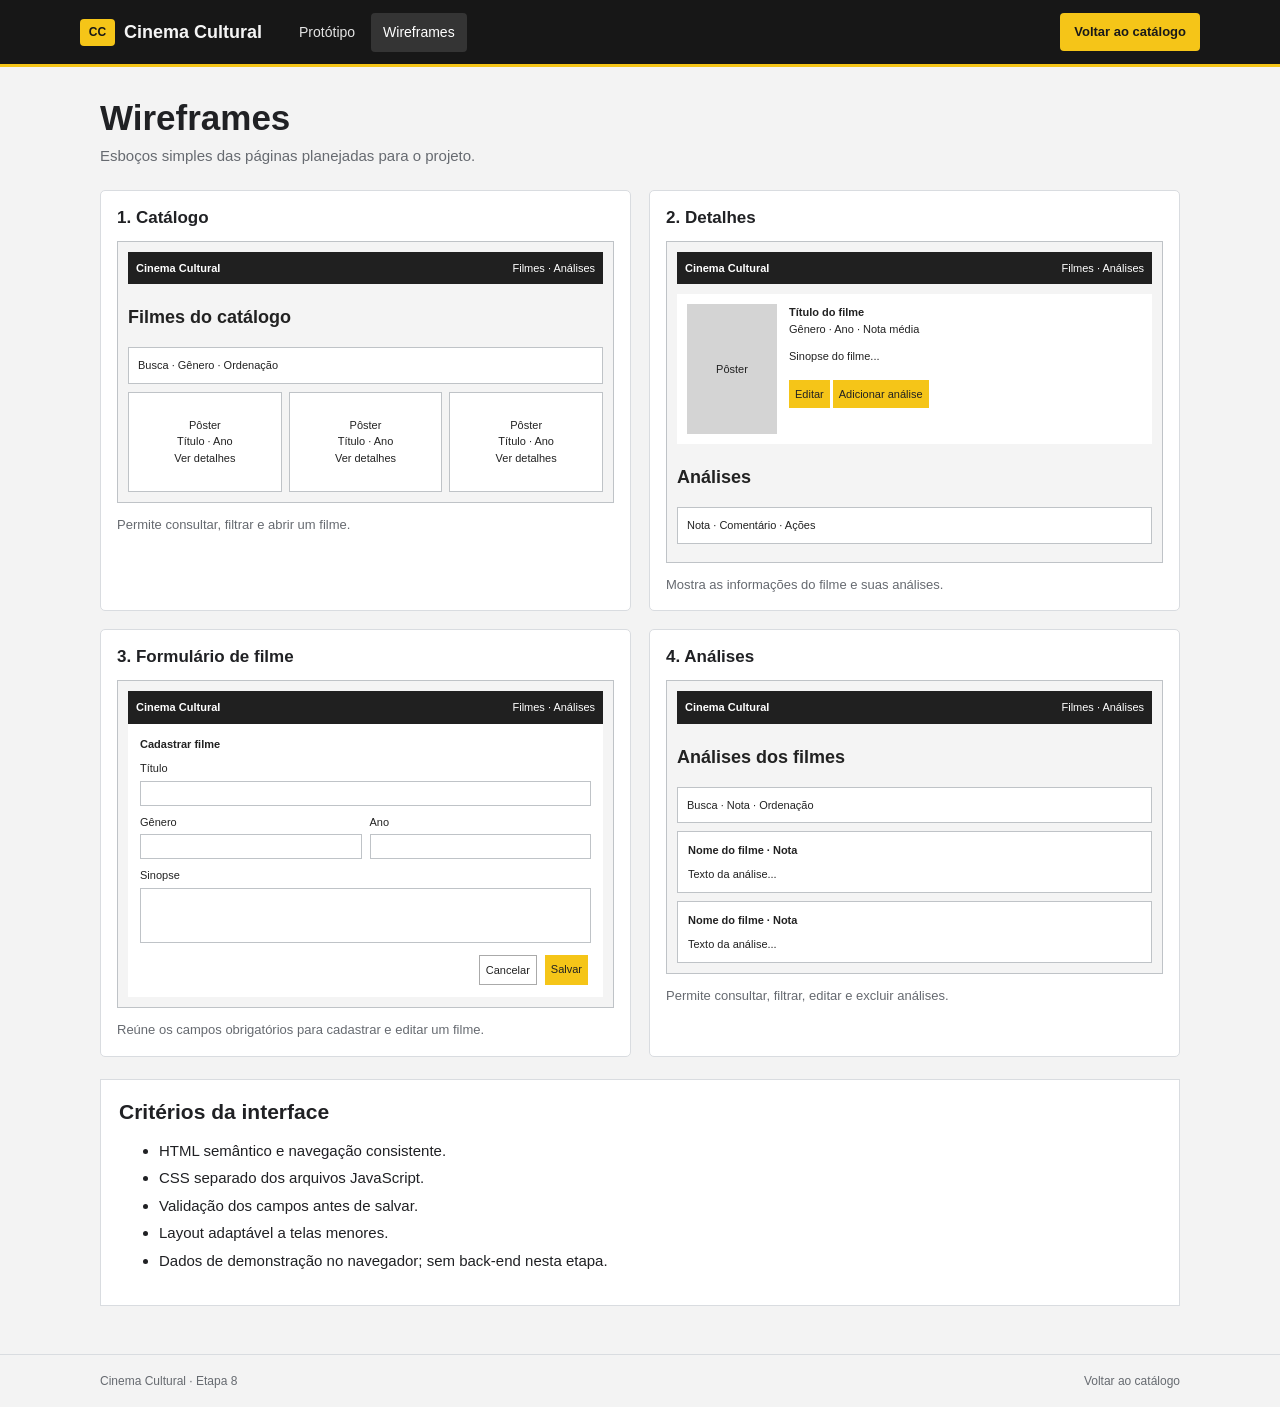
<file: src/main/resources/static/wireframes/index.html>
<!DOCTYPE html>
<html lang="pt-BR" data-theme="light">
<head><meta charset="UTF-8"><meta name="viewport" content="width=device-width, initial-scale=1.0"><title>Wireframes | Cinema Cultural</title><link rel="stylesheet" href="../css/styles.css"><link rel="stylesheet" href="wireframe.css"></head>
<body><header class="site-header"><div class="header-inner"><a class="brand" href="../index.html"><span class="brand-mark">CC</span><span>Cinema Cultural</span></a><nav class="main-nav"><a class="nav-link" href="../index.html">Protótipo</a><a class="nav-link active" href="index.html">Wireframes</a></nav><div class="header-actions"><a class="button button-primary" href="../index.html">Voltar ao catálogo</a></div></div></header>
<main class="page-shell"><section class="page-heading"><div><h1>Wireframes</h1><p>Esboços simples das páginas planejadas para o projeto.</p></div></section>
<div class="wireframe-grid">
<section class="wireframe-card"><h2>1. Catálogo</h2><div class="wf-browser"><div class="wf-nav"><b>Cinema Cultural</b><span>Filmes · Análises</span></div><div class="wf-heading">Filmes do catálogo</div><div class="wf-filter">Busca · Gênero · Ordenação</div><div class="wf-cards"><span>Pôster<br>Título · Ano<br>Ver detalhes</span><span>Pôster<br>Título · Ano<br>Ver detalhes</span><span>Pôster<br>Título · Ano<br>Ver detalhes</span></div></div><p>Permite consultar, filtrar e abrir um filme.</p></section>
<section class="wireframe-card"><h2>2. Detalhes</h2><div class="wf-browser"><div class="wf-nav"><b>Cinema Cultural</b><span>Filmes · Análises</span></div><div class="wf-detail"><span class="wf-poster">Pôster</span><div><b>Título do filme</b><p>Gênero · Ano · Nota média</p><p>Sinopse do filme...</p><span class="wf-button">Editar</span><span class="wf-button">Adicionar análise</span></div></div><div class="wf-heading">Análises</div><div class="wf-filter">Nota · Comentário · Ações</div></div><p>Mostra as informações do filme e suas análises.</p></section>
<section class="wireframe-card"><h2>3. Formulário de filme</h2><div class="wf-browser"><div class="wf-nav"><b>Cinema Cultural</b><span>Filmes · Análises</span></div><div class="wf-form"><b>Cadastrar filme</b><label>Título <span></span></label><div class="wf-row"><label>Gênero <span></span></label><label>Ano <span></span></label></div><label>Sinopse <span class="large"></span></label><div class="wf-actions"><span class="wf-button light">Cancelar</span><span class="wf-button">Salvar</span></div></div></div><p>Reúne os campos obrigatórios para cadastrar e editar um filme.</p></section>
<section class="wireframe-card"><h2>4. Análises</h2><div class="wf-browser"><div class="wf-nav"><b>Cinema Cultural</b><span>Filmes · Análises</span></div><div class="wf-heading">Análises dos filmes</div><div class="wf-filter">Busca · Nota · Ordenação</div><div class="wf-review"><b>Nome do filme · Nota</b><p>Texto da análise...</p></div><div class="wf-review"><b>Nome do filme · Nota</b><p>Texto da análise...</p></div></div><p>Permite consultar, filtrar, editar e excluir análises.</p></section>
</div><section class="wf-principles"><h2>Critérios da interface</h2><ul><li>HTML semântico e navegação consistente.</li><li>CSS separado dos arquivos JavaScript.</li><li>Validação dos campos antes de salvar.</li><li>Layout adaptável a telas menores.</li><li>Dados de demonstração no navegador; sem back-end nesta etapa.</li></ul></section></main><footer class="site-footer"><span>Cinema Cultural · Etapa 8</span><a href="../index.html">Voltar ao catálogo</a></footer></body></html>
</file>
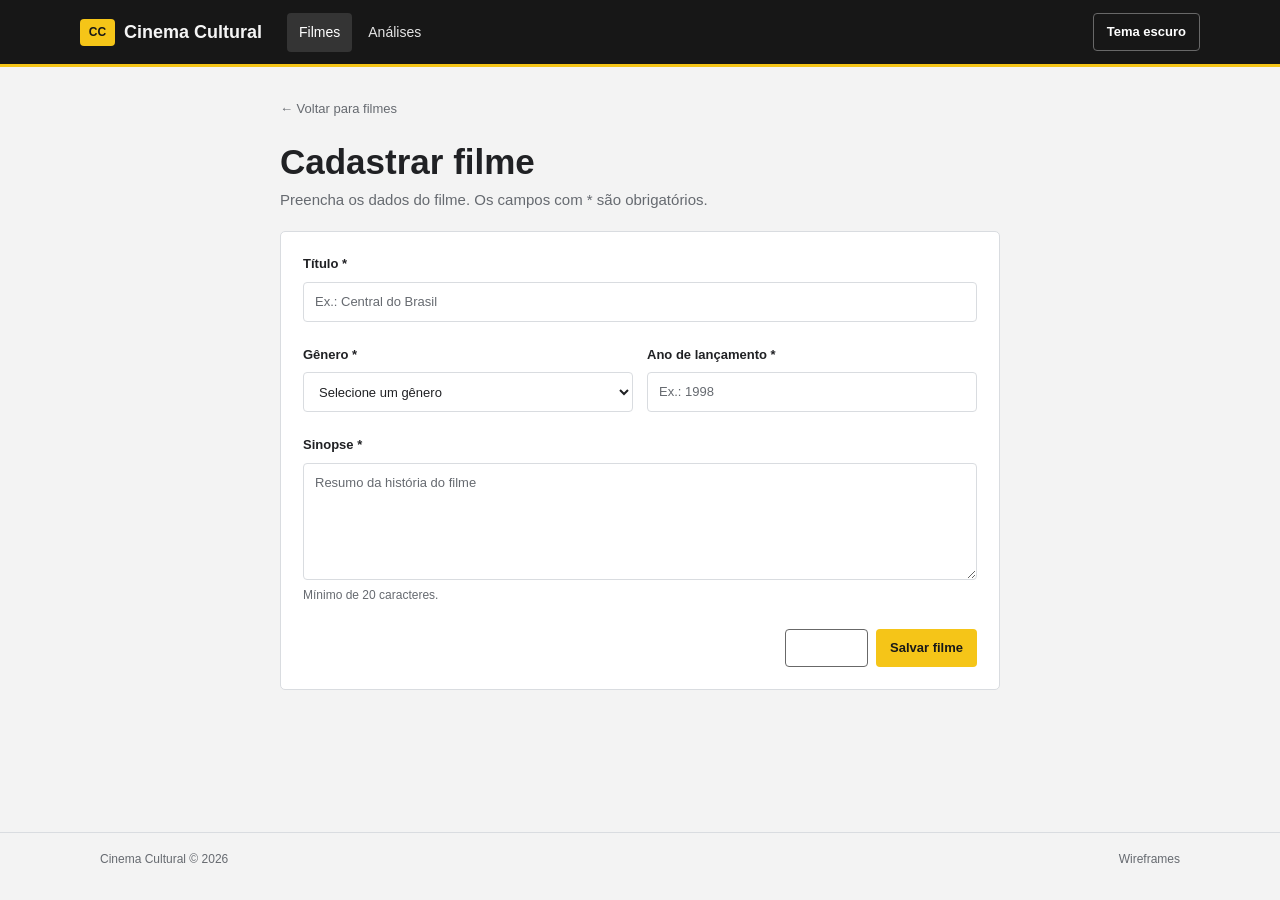
<file: src/main/resources/static/filme-form.html>
<!DOCTYPE html>
<html lang="pt-BR" data-theme="light">
<head>
    <meta charset="UTF-8">
    <meta name="viewport" content="width=device-width, initial-scale=1.0">
    <title>Novo filme | Cinema Cultural</title>
    <link rel="stylesheet" href="css/styles.css">
    <script src="js/app.js" defer></script>
    <script src="js/filme-form.js" defer></script>
</head>
<body data-page="form-filme">
<header class="site-header"><div class="header-inner">
    <a class="brand" href="index.html"><span class="brand-mark">CC</span><span>Cinema Cultural</span></a>
    <nav class="main-nav" aria-label="Navegação principal"><a class="nav-link active" href="index.html">Filmes</a><a class="nav-link" href="analises.html">Análises</a></nav>
    <div class="header-actions"><button id="toggle-theme" class="button button-quiet" type="button">Tema escuro</button></div>
</div></header>
<main class="page-shell narrow-shell"><a class="back-link" href="index.html">← Voltar para filmes</a>
    <section class="form-intro"><h1 id="form-titulo-pagina">Cadastrar filme</h1><p>Preencha os dados do filme. Os campos com * são obrigatórios.</p></section>
    <form id="form-filme" class="form-card" novalidate>
        <div class="form-grid">
            <label class="form-field full-width">Título *<input type="text" id="titulo" name="titulo" maxlength="120" required placeholder="Ex.: Central do Brasil"><span class="field-error" id="erro-titulo"></span></label>
            <label class="form-field">Gênero *<select id="genero" name="genero" required><option value="">Selecione um gênero</option><option>Drama</option><option>Comédia</option><option>Ação</option><option>Aventura</option><option>Ficção científica</option><option>Suspense</option><option>Fantasia</option><option>Animação</option><option>Documentário</option><option>Romance</option><option>Terror</option><option>Outro</option></select><span class="field-error" id="erro-genero"></span></label>
            <label class="form-field">Ano de lançamento *<input type="number" id="anoLancamento" name="anoLancamento" min="1888" max="2100" required placeholder="Ex.: 1998"><span class="field-error" id="erro-ano"></span></label>
            <label class="form-field full-width">Sinopse *<textarea id="sinopse" name="sinopse" rows="5" maxlength="1500" required placeholder="Resumo da história do filme"></textarea><span class="field-hint">Mínimo de 20 caracteres.</span><span class="field-error" id="erro-sinopse"></span></label>
        </div>
        <div class="form-actions"><a href="index.html" class="button button-quiet">Cancelar</a><button id="salvar-filme" class="button button-primary" type="submit">Salvar filme</button></div>
    </form>
</main>
<footer class="site-footer"><span>Cinema Cultural © <span class="current-year"></span></span><a href="wireframes/index.html">Wireframes</a></footer><div id="toast-area" class="toast-area" aria-live="polite" aria-atomic="true"></div>
</body>
</html>
</file>
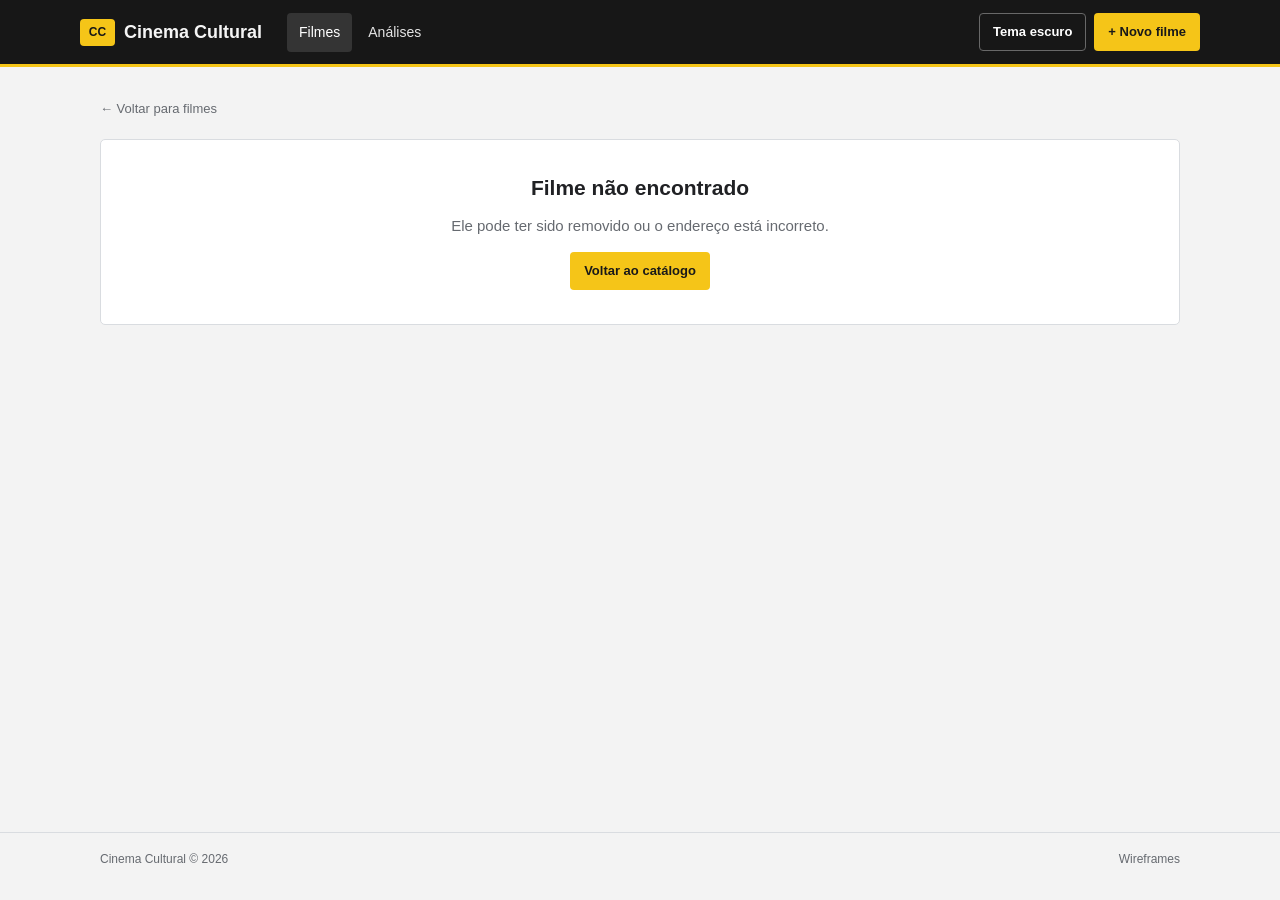
<file: src/main/resources/static/filme.html>
<!DOCTYPE html>
<html lang="pt-BR" data-theme="light">
<head>
    <meta charset="UTF-8">
    <meta name="viewport" content="width=device-width, initial-scale=1.0">
    <title>Detalhes do filme | Cinema Cultural</title>
    <link rel="stylesheet" href="css/styles.css">
    <script src="js/app.js" defer></script>
    <script src="js/filme.js" defer></script>
</head>
<body data-page="detalhes">
<header class="site-header"><div class="header-inner">
    <a class="brand" href="index.html"><span class="brand-mark">CC</span><span>Cinema Cultural</span></a>
    <nav class="main-nav" aria-label="Navegação principal"><a class="nav-link active" href="index.html">Filmes</a><a class="nav-link" href="analises.html">Análises</a></nav>
    <div class="header-actions"><button id="toggle-theme" class="button button-quiet" type="button">Tema escuro</button><a class="button button-primary" href="filme-form.html">+ Novo filme</a></div>
</div></header>
<main class="page-shell">
    <a class="back-link" href="index.html">← Voltar para filmes</a>
    <section id="filme-nao-encontrado" class="empty-state hidden"><h2>Filme não encontrado</h2><p>Ele pode ter sido removido ou o endereço está incorreto.</p><a href="index.html" class="button button-primary">Voltar ao catálogo</a></section>
    <div id="detalhe-conteudo" class="hidden">
        <section class="detail-hero">
            <div id="detalhe-poster" class="detail-poster" aria-hidden="true"><span class="poster-kicker">CINEMA CULTURAL</span><strong id="poster-titulo">Filme</strong><span id="poster-genero">Gênero</span><span class="poster-footer">FILME</span></div>
            <div class="detail-copy"><div class="eyebrow">DETALHES</div><h1 id="filme-titulo"></h1><div class="metadata"><span id="filme-genero" class="pill"></span><span id="filme-ano"></span><span id="filme-quantidade-analises"></span></div><div class="average-rating"><span class="star">★</span><strong id="filme-nota-media">—</strong><span class="muted-text">nota média</span></div><h2>Sinopse</h2><p id="filme-sinopse" class="synopsis"></p><div class="action-row"><a id="editar-filme" class="button button-secondary" href="filme-form.html">Editar filme</a><a id="nova-analise" class="button button-primary" href="analise-form.html">+ Adicionar análise</a><button id="excluir-filme" class="button button-danger-outline" type="button">Excluir filme</button></div></div>
        </section>
        <section class="section-heading"><h2>Análises deste filme</h2><a id="link-nova-analise" class="text-link" href="analise-form.html">Escrever análise</a></section>
        <div id="lista-analises-filme" class="review-list" aria-live="polite"></div>
    </div>
</main>
<footer class="site-footer"><span>Cinema Cultural © <span class="current-year"></span></span><a href="wireframes/index.html">Wireframes</a></footer>
<div id="toast-area" class="toast-area" aria-live="polite" aria-atomic="true"></div>
</body>
</html>
</file>
<file: src/main/resources/static/css/styles.css>
:root {
    color-scheme: light;
    --bg: #f3f3f3;
    --surface: #ffffff;
    --surface-soft: #f8f8f8;
    --text: #202124;
    --muted: #666a70;
    --line: #d9dce0;
    --header: #171717;
    --header-text: #f5f5f5;
    --accent: #f5c518;
    --accent-hover: #e4b40b;
    --danger: #b3261e;
    --shadow: 0 2px 8px rgba(0, 0, 0, .07);
}
:root[data-theme="dark"] {
    color-scheme: dark;
    --bg: #191a1c;
    --surface: #242629;
    --surface-soft: #2b2e31;
    --text: #f2f2f2;
    --muted: #b6b8bc;
    --line: #42454a;
    --header: #101010;
    --header-text: #f5f5f5;
    --accent: #f5c518;
    --accent-hover: #ffda42;
    --danger: #ff8a80;
    --shadow: 0 2px 8px rgba(0, 0, 0, .22);
}
* { box-sizing: border-box; }
html { scroll-behavior: smooth; }
body { margin: 0; font: 15px/1.5 Arial, Helvetica, sans-serif; background: var(--bg); color: var(--text); }
a { color: inherit; }
button, input, textarea, select { font: inherit; }
button, a, input, textarea, select { -webkit-tap-highlight-color: transparent; }
button:focus-visible, a:focus-visible, input:focus-visible, textarea:focus-visible, select:focus-visible { outline: 3px solid rgba(245, 197, 24, .75); outline-offset: 2px; }
.site-header { background: var(--header); color: var(--header-text); border-bottom: 3px solid var(--accent); }
.header-inner { width: min(1120px, calc(100% - 32px)); min-height: 64px; margin: 0 auto; display: flex; align-items: center; gap: 25px; }
.brand { display: inline-flex; align-items: center; gap: 9px; color: var(--header-text); text-decoration: none; font-weight: 700; font-size: 18px; white-space: nowrap; }
.brand-mark { display: grid; place-items: center; width: 35px; height: 27px; border-radius: 4px; background: var(--accent); color: #171717; font-size: 12px; font-weight: 800; }
.main-nav { display: flex; align-items: center; gap: 4px; flex: 1; }
.nav-link { padding: 9px 12px; border-radius: 4px; color: #e4e4e4; text-decoration: none; font-size: 14px; }
.nav-link:hover, .nav-link.active { color: #fff; background: #343434; }
.header-actions { display: flex; align-items: center; justify-content: flex-end; gap: 8px; }
.button { min-height: 38px; display: inline-flex; align-items: center; justify-content: center; gap: 6px; padding: 8px 13px; border: 1px solid transparent; border-radius: 4px; cursor: pointer; text-decoration: none; font-size: 13px; font-weight: 700; line-height: 1.25; }
.button-primary { color: #191919 !important; background: var(--accent); }
.button-primary:hover { background: var(--accent-hover); }
.button-secondary { color: var(--text) !important; background: var(--surface-soft); border-color: var(--line); }
.button-quiet { color: #fff !important; background: transparent; border-color: #686868; }
.button-quiet:hover { background: #333; }
.button-danger-outline { background: transparent; border-color: var(--danger); color: var(--danger) !important; }
.button-danger-outline:hover { background: color-mix(in srgb, var(--danger) 10%, transparent); }
.page-shell { width: min(1080px, calc(100% - 32px)); margin: 0 auto; padding: 30px 0 48px; min-height: calc(100vh - 135px); }
.narrow-shell { width: min(720px, calc(100% - 32px)); }
h1, h2, h3, p { margin-top: 0; }
h1 { margin-bottom: 6px; font-size: clamp(27px, 4vw, 35px); line-height: 1.2; }
h2 { font-size: 21px; line-height: 1.3; margin-bottom: 14px; }
h3 { font-size: 17px; margin-bottom: 8px; }
.page-heading { display: flex; align-items: center; justify-content: space-between; gap: 18px; margin-bottom: 22px; }
.page-heading p, .form-intro p { color: var(--muted); margin-bottom: 0; }
.mobile-new { display: none; }
.summary-row { display: flex; flex-wrap: wrap; gap: 22px; padding: 12px 0; margin-bottom: 18px; border-top: 1px solid var(--line); border-bottom: 1px solid var(--line); color: var(--muted); font-size: 13px; }
.summary-row strong { color: var(--text); }
.filter-bar { display: grid; grid-template-columns: minmax(180px, 1fr) 210px 200px; gap: 10px; margin-bottom: 27px; }
.search-field, .filter-field { min-width: 0; }
input, textarea, select { width: 100%; min-height: 40px; padding: 9px 11px; border: 1px solid var(--line); border-radius: 4px; background: var(--surface); color: var(--text); }
input::placeholder, textarea::placeholder { color: var(--muted); }
textarea { resize: vertical; }
input:focus, textarea:focus, select:focus { border-color: #b99800; outline: 2px solid rgba(245, 197, 24, .22); }
.list-heading { display: flex; align-items: baseline; justify-content: space-between; gap: 12px; margin-bottom: 12px; }
.list-heading h2 { margin: 0; }
.muted-text { color: var(--muted); font-size: 13px; }
.film-grid { display: grid; grid-template-columns: repeat(4, minmax(0, 1fr)); gap: 16px; }
.film-card { min-width: 0; overflow: hidden; border: 1px solid var(--line); border-radius: 5px; background: var(--surface); box-shadow: var(--shadow); }
.film-card-top { min-height: 205px; padding: 17px 14px 12px; display: flex; flex-direction: column; align-items: center; justify-content: center; text-align: center; background: var(--poster-bg, #3c4650); color: #fff; position: relative; }
.film-card-top::before { content: '▶'; width: 42px; height: 42px; display: grid; place-items: center; margin-bottom: 15px; border: 1px solid rgba(255,255,255,.7); border-radius: 50%; font-size: 16px; }
.card-title-art { font-size: 21px; font-weight: 700; line-height: 1.15; overflow-wrap: anywhere; text-shadow: 0 1px 3px rgba(0,0,0,.3); }
.card-category { margin-top: 10px; font-size: 11px; text-transform: uppercase; letter-spacing: .08em; opacity: .9; }
.card-year { position: absolute; bottom: 10px; right: 12px; font-size: 11px; }
.film-card-body { padding: 13px; }
.film-card-body h3 { margin-bottom: 6px; line-height: 1.25; }
.film-card-body p { min-height: 66px; margin-bottom: 10px; color: var(--muted); font-size: 13px; }
.card-meta { display: flex; align-items: center; justify-content: space-between; gap: 8px; margin-bottom: 12px; font-size: 12px; }
.pill { display: inline-block; max-width: 70%; overflow: hidden; padding: 3px 7px; border-radius: 3px; background: var(--surface-soft); color: var(--muted); text-overflow: ellipsis; white-space: nowrap; font-size: 11px; }
.rating { display: inline-flex; align-items: center; gap: 5px; white-space: nowrap; font-weight: 700; }
.star { color: #d7a900; font-size: 17px; }
.card-actions { display: flex; align-items: center; gap: 7px; }
.card-actions .button { padding: 7px 9px; min-height: 34px; }
.card-actions .button-primary { flex: 1; }
.empty-state { grid-column: 1 / -1; padding: 34px 18px; border: 1px solid var(--line); border-radius: 5px; background: var(--surface); text-align: center; }
.empty-state p { color: var(--muted); }
.hidden { display: none !important; }
.back-link { display: inline-block; margin-bottom: 20px; color: var(--muted); text-decoration: none; font-size: 13px; }
.back-link:hover, .text-link:hover { text-decoration: underline; }
.detail-hero { display: grid; grid-template-columns: 220px minmax(0, 1fr); gap: 28px; align-items: start; padding: 22px; border: 1px solid var(--line); border-radius: 5px; background: var(--surface); }
.detail-poster { min-height: 310px; padding: 19px; display: flex; flex-direction: column; align-items: center; justify-content: center; text-align: center; gap: 13px; color: #fff; background: linear-gradient(150deg, #414d59, #19242c); border-radius: 3px; }
.poster-kicker, .poster-footer { font-size: 10px; letter-spacing: .08em; }
.detail-poster strong { font-size: 28px; line-height: 1.1; overflow-wrap: anywhere; }
.detail-copy h1 { margin: 0 0 10px; }
.metadata { display: flex; flex-wrap: wrap; align-items: center; gap: 9px; margin: 12px 0 15px; color: var(--muted); font-size: 13px; }
.average-rating { display: flex; align-items: center; gap: 8px; margin: 0 0 24px; }
.average-rating strong { font-size: 23px; }
.detail-copy h2 { margin-bottom: 8px; font-size: 17px; }
.synopsis { color: var(--muted); white-space: pre-line; }
.action-row, .form-actions, .review-actions { display: flex; flex-wrap: wrap; gap: 8px; margin-top: 19px; }
.section-heading { display: flex; align-items: center; justify-content: space-between; gap: 12px; margin: 28px 0 13px; }
.section-heading h2 { margin: 0; }
.text-link { font-size: 13px; font-weight: 700; color: var(--text); text-decoration: none; }
.review-list, .review-grid { display: grid; grid-template-columns: repeat(2, minmax(0, 1fr)); gap: 13px; }
.review-card { min-width: 0; padding: 16px; border: 1px solid var(--line); border-radius: 5px; background: var(--surface); }
.review-card-head { display: flex; align-items: flex-start; justify-content: space-between; gap: 12px; margin-bottom: 12px; }
.review-film-title { display: block; font-weight: 700; text-decoration: none; }
.review-date { display: block; margin-top: 3px; color: var(--muted); font-size: 12px; }
.review-text { margin-bottom: 12px; white-space: pre-line; overflow-wrap: anywhere; }
.review-actions { margin-top: 12px; }
.form-intro { margin: 2px 0 20px; }
.form-card { padding: 22px; border: 1px solid var(--line); border-radius: 5px; background: var(--surface); }
.form-grid { display: grid; grid-template-columns: repeat(2, minmax(0, 1fr)); gap: 17px 14px; }
.form-field { display: flex; flex-direction: column; gap: 6px; font-size: 13px; font-weight: 700; }
.form-field input, .form-field select, .form-field textarea { margin-top: 2px; font-weight: 400; }
.full-width { grid-column: 1 / -1; }
.field-hint { color: var(--muted); font-size: 12px; font-weight: 400; }
.field-error { min-height: 0; color: var(--danger); font-size: 12px; font-weight: 400; }
.form-field.invalid input, .form-field.invalid select, .form-field.invalid textarea { border-color: var(--danger); }
.form-actions { justify-content: flex-end; }
.heading-stat { display: flex; flex-direction: column; align-items: center; min-width: 85px; padding: 10px 15px; border: 1px solid var(--line); border-radius: 5px; background: var(--surface); }
.heading-stat strong { font-size: 24px; }
.heading-stat span { color: var(--muted); font-size: 12px; }
.site-footer { display: flex; justify-content: space-between; gap: 14px; padding: 17px max(16px, calc((100% - 1080px) / 2)); border-top: 1px solid var(--line); color: var(--muted); font-size: 12px; }
.site-footer a { text-decoration: none; }
.toast-area { position: fixed; right: 18px; bottom: 18px; z-index: 20; display: grid; gap: 8px; }
.toast { max-width: min(360px, calc(100vw - 36px)); padding: 12px 15px; border-radius: 4px; color: #fff; background: #303236; box-shadow: var(--shadow); font-size: 13px; }
.toast.success { background: #226749; }
.toast.error { background: #9e2923; }
.sr-only { position: absolute; width: 1px; height: 1px; padding: 0; margin: -1px; overflow: hidden; clip: rect(0, 0, 0, 0); white-space: nowrap; border: 0; }
@media (max-width: 900px) { .film-grid { grid-template-columns: repeat(3, minmax(0, 1fr)); } .header-inner { flex-wrap: wrap; padding: 12px 0; gap: 12px 18px; } .main-nav { order: 3; flex-basis: 100%; } .header-actions { margin-left: auto; } }
@media (max-width: 650px) { .page-shell { padding-top: 22px; } .header-inner { width: calc(100% - 24px); } .brand { font-size: 16px; } .header-actions { gap: 5px; } .header-actions .button { padding: 7px 9px; font-size: 12px; } .page-heading { align-items: flex-start; } .page-heading > .button { display: none; } .page-heading > .mobile-new { display: inline-flex; } .filter-bar { grid-template-columns: 1fr; } .film-grid { grid-template-columns: repeat(2, minmax(0, 1fr)); gap: 10px; } .film-card-top { min-height: 165px; padding: 12px 8px; } .card-title-art { font-size: 17px; } .film-card-body { padding: 10px; } .film-card-body p { min-height: 90px; font-size: 12px; } .card-actions { flex-direction: column; align-items: stretch; } .card-actions .button { width: 100%; } .detail-hero { grid-template-columns: 1fr; padding: 15px; } .detail-poster { min-height: 230px; width: min(250px, 100%); margin: 0 auto; } .review-list, .review-grid { grid-template-columns: 1fr; } .form-grid { grid-template-columns: 1fr; } .full-width { grid-column: auto; } .summary-row { gap: 10px 17px; } .site-footer { padding: 15px 16px; } }
@media (max-width: 390px) { .film-grid { grid-template-columns: 1fr; } .film-card-top { min-height: 190px; } .film-card-body p { min-height: 0; } .header-actions .button-primary { display: none; } }
</file>
<file: src/main/resources/static/wireframes/wireframe.css>
.wireframe-grid { display:grid; grid-template-columns:repeat(2,minmax(0,1fr)); gap:18px; }
.wireframe-card { min-width:0; padding:16px; background:var(--surface); border:1px solid var(--line); border-radius:5px; }
.wireframe-card h2 { font-size:17px; margin-bottom:12px; }
.wireframe-card > p { color:var(--muted); font-size:13px; margin:12px 0 0; }
.wf-browser { border:1px solid #bfc3c7; background:#f4f4f4; color:#222; padding:10px; font-size:11px; }
.wf-nav { display:flex; justify-content:space-between; gap:8px; padding:8px; background:#202020; color:#fff; }
.wf-heading { margin:12px 0 8px; padding:8px 0; font-size:18px; font-weight:700; }
.wf-filter { margin:8px 0; padding:9px; border:1px solid #bfc3c7; background:#fff; }
.wf-cards { display:grid; grid-template-columns:repeat(3,minmax(0,1fr)); gap:7px; }
.wf-cards span { min-height:100px; display:grid; place-content:center; text-align:center; background:#fff; border:1px solid #bfc3c7; }
.wf-detail { display:grid; grid-template-columns:90px 1fr; gap:12px; margin:10px 0; padding:10px; background:#fff; }
.wf-poster { min-height:130px; display:grid; place-items:center; background:#d4d4d4; }
.wf-button { display:inline-block; margin:4px 3px 0 0; padding:6px; background:#f5c518; color:#222; }
.wf-button.light { background:#fff; border:1px solid #aaa; }
.wf-form { display:grid; gap:8px; padding:12px; background:#fff; }
.wf-form label { display:grid; gap:4px; }
.wf-form label span { display:block; height:25px; border:1px solid #bfc3c7; }
.wf-form label span.large { height:55px; }
.wf-row { display:grid; grid-template-columns:1fr 1fr; gap:8px; }
.wf-actions { display:flex; justify-content:flex-end; gap:5px; }
.wf-review { padding:10px; margin-top:8px; background:#fff; border:1px solid #bfc3c7; }
.wf-review p { margin:7px 0 0; }
.wf-principles { margin-top:22px; padding:18px; border:1px solid var(--line); background:var(--surface); }
.wf-principles li { margin:5px 0; }
@media (max-width:700px) { .wireframe-grid { grid-template-columns:1fr; } }
</file>
